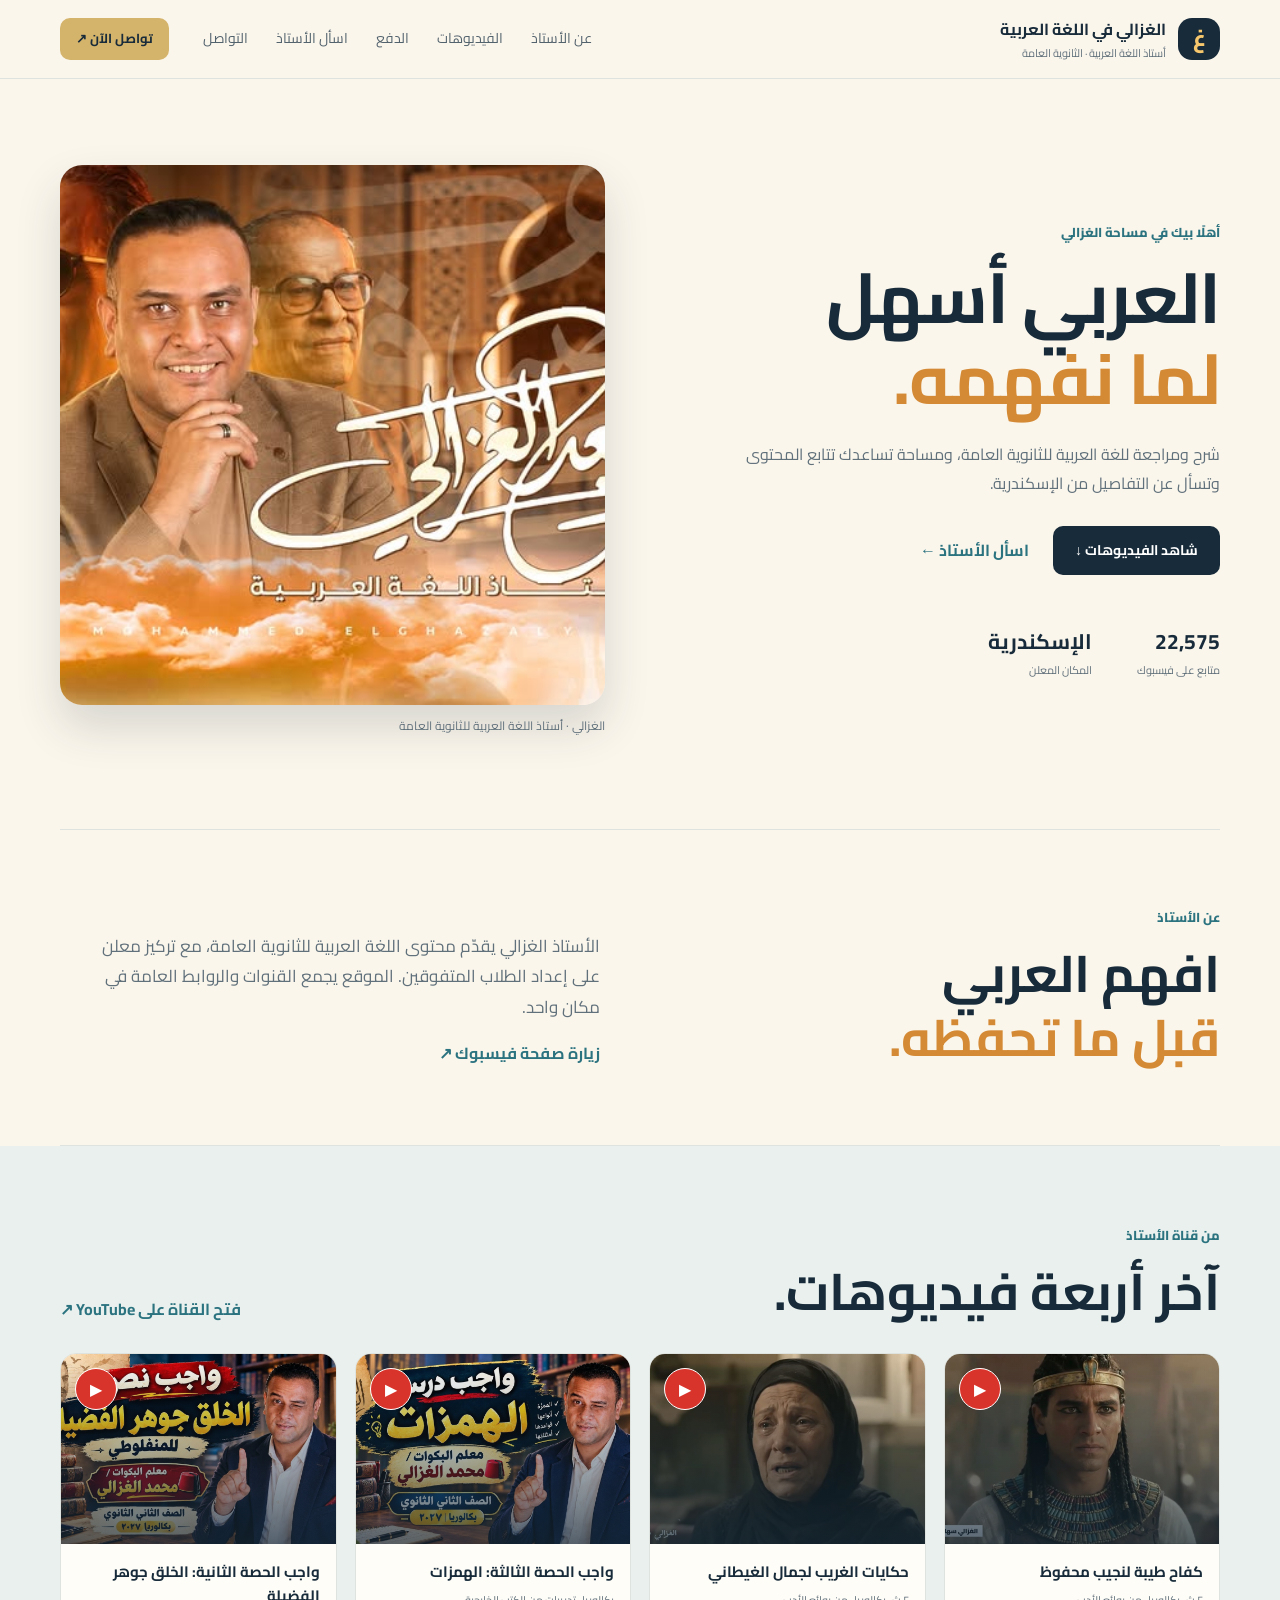
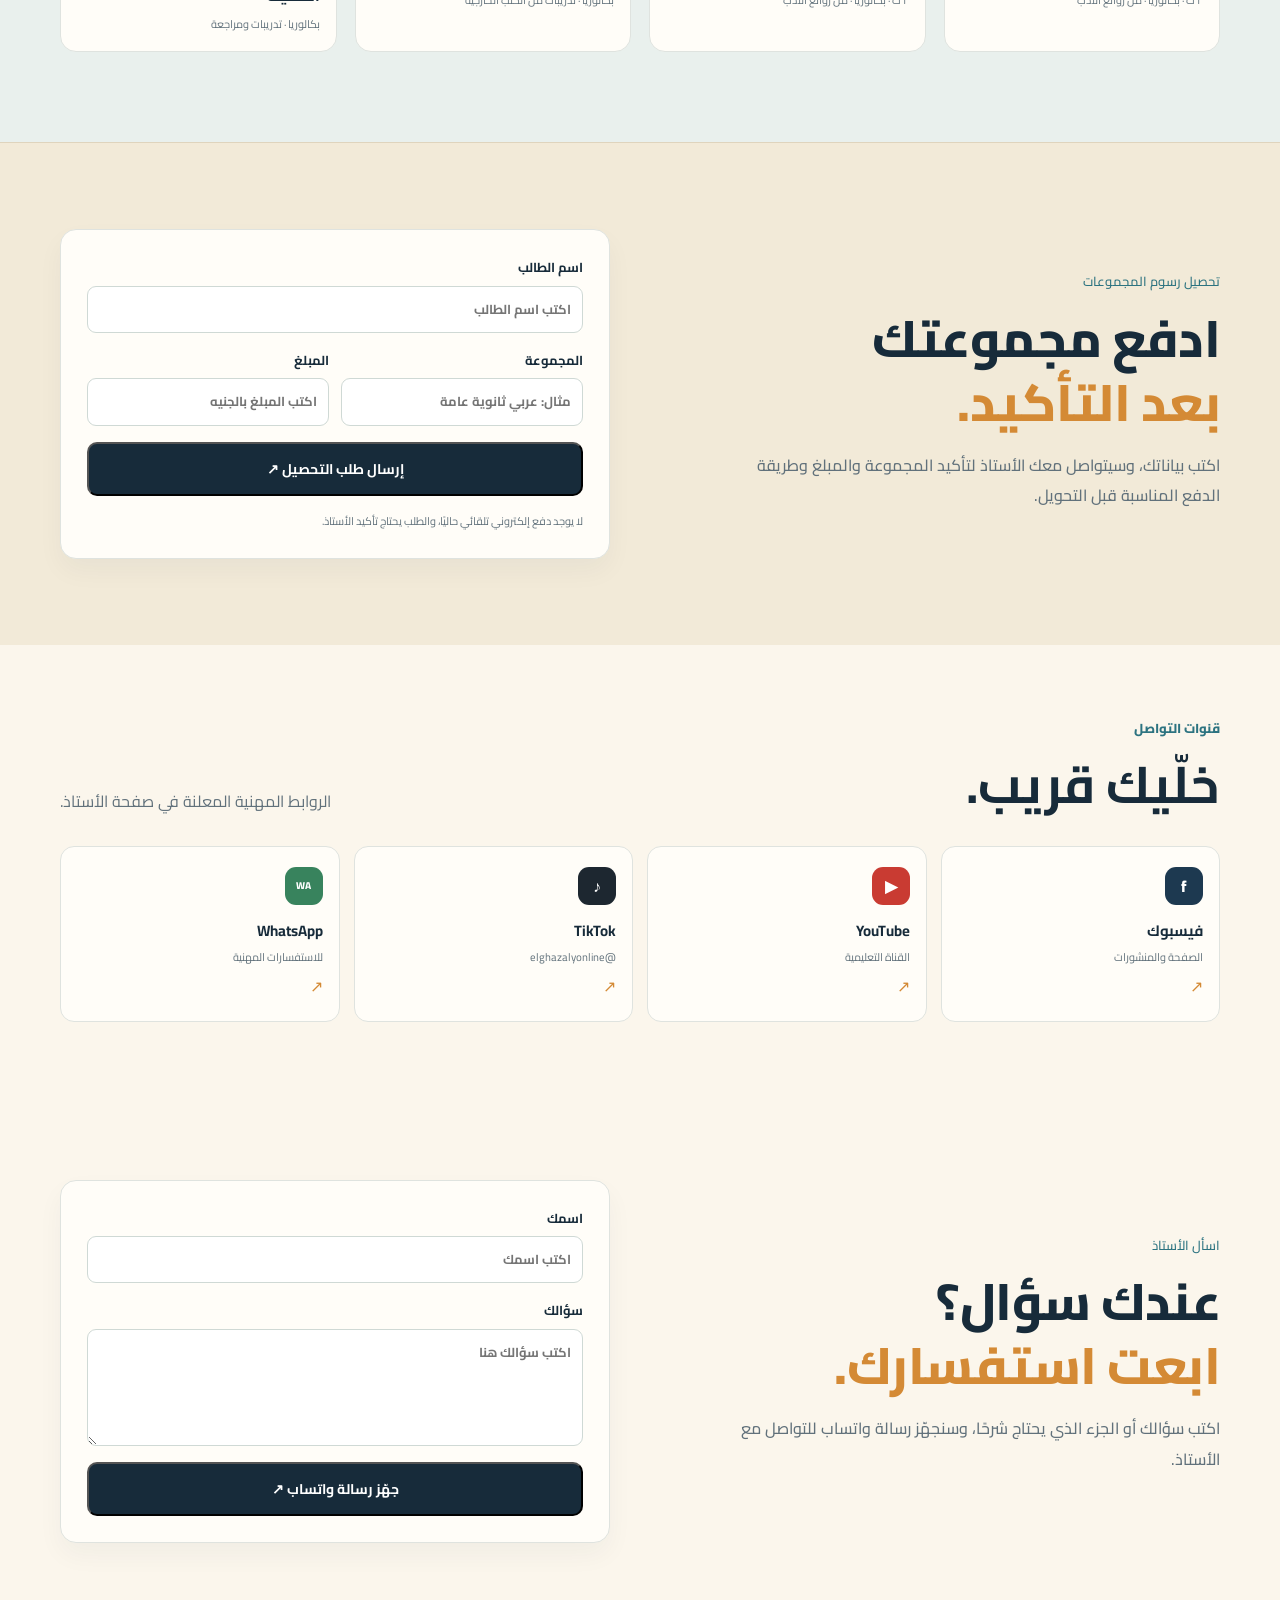
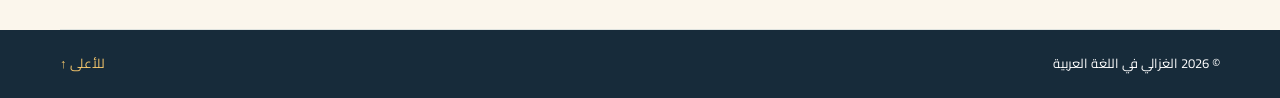
<file: index.html>
<!doctype html><html lang="ar" dir="rtl"><head><meta charset="utf-8"><meta name="viewport" content="width=device-width,initial-scale=1"><meta name="theme-color" content="#172b3a"><meta name="description" content="الغزالي في اللغة العربية، أستاذ اللغة العربية للثانوية العامة بالإسكندرية."><title>الغزالي في اللغة العربية | الثانوية العامة</title><link rel="icon" href="assets/favicon.svg" type="image/svg+xml"><link rel="stylesheet" href="styles.css"></head><body><header class="site-header"><div class="wrap nav"><a class="brand" href="#home"><span class="mark">غ</span><span><b>الغزالي في اللغة العربية</b><small>أستاذ اللغة العربية · الثانوية العامة</small></span></a><nav><a href="#about">عن الأستاذ</a><a href="#content">الفيديوهات</a><a href="#payment">الدفع</a><a href="#ask">اسأل الأستاذ</a><a href="#contact">التواصل</a></nav><a class="button small" href="#contact">تواصل الآن ↗</a></div></header><main><section class="hero wrap" id="home"><div class="hero-copy"><p class="eyebrow">أهلًا بيك في مساحة الغزالي</p><h1>العربي أسهل<br><em>لما نفهمه.</em></h1><p>شرح ومراجعة للغة العربية للثانوية العامة، ومساحة تساعدك تتابع المحتوى وتسأل عن التفاصيل من الإسكندرية.</p><div class="actions"><a class="button" href="#content">شاهد الفيديوهات ↓</a><a class="text-link" href="#ask">اسأل الأستاذ ←</a></div><div class="facts"><span><b>22,575</b><small>متابع على فيسبوك</small></span><span><b>الإسكندرية</b><small>المكان المعلن</small></span></div></div><figure class="hero-image"><img src="assets/teacher-cover.jpg" alt="الصورة العامة للأستاذ الغزالي من صفحة فيسبوك" width="960" height="540" fetchpriority="high"><figcaption>الغزالي · أستاذ اللغة العربية للثانوية العامة</figcaption></figure></section><section class="about wrap" id="about"><div><p class="eyebrow">عن الأستاذ</p><h2>افهم العربي<br><em>قبل ما تحفظه.</em></h2></div><div><p>الأستاذ الغزالي يقدّم محتوى اللغة العربية للثانوية العامة، مع تركيز معلن على إعداد الطلاب المتفوقين. الموقع يجمع القنوات والروابط العامة في مكان واحد.</p><a class="text-link" href="https://www.facebook.com/elghazalyonline" target="_blank" rel="noopener">زيارة صفحة فيسبوك ↗</a></div></section><section class="videos" id="content"><div class="wrap"><div class="section-head"><div><p class="eyebrow">من قناة الأستاذ</p><h2>آخر أربعة فيديوهات.</h2></div><a class="text-link" href="https://youtube.com/@elghazalyonline" target="_blank" rel="noopener">فتح القناة على YouTube ↗</a></div><div class="youtube-grid"><a class="youtube-card" href="https://www.youtube.com/watch?v=G-qOps8ftq0" target="_blank" rel="noopener"><div class="youtube-thumb"><img src="assets/youtube-1.jpg" alt="كفاح طيبة لنجيب محفوظ" loading="lazy"><span>▶</span></div><div class="youtube-copy"><b>كفاح طيبة لنجيب محفوظ</b><small>٢ ث · بكالوريا · من روائع الأدب</small></div></a><a class="youtube-card" href="https://www.youtube.com/watch?v=TTgVZBwmWX4" target="_blank" rel="noopener"><div class="youtube-thumb"><img src="assets/youtube-2.jpg" alt="حكايات الغريب لجمال الغيطاني" loading="lazy"><span>▶</span></div><div class="youtube-copy"><b>حكايات الغريب لجمال الغيطاني</b><small>٢ ث · بكالوريا · من روائع الأدب</small></div></a><a class="youtube-card" href="https://www.youtube.com/watch?v=734DW3IlzUg" target="_blank" rel="noopener"><div class="youtube-thumb"><img src="assets/youtube-3.jpg" alt="واجب الحصة الثالثة الهمزات" loading="lazy"><span>▶</span></div><div class="youtube-copy"><b>واجب الحصة الثالثة: الهمزات</b><small>بكالوريا · تدريبات من الكتب الخارجية</small></div></a><a class="youtube-card" href="https://www.youtube.com/watch?v=NtFEqK9ZBHk" target="_blank" rel="noopener"><div class="youtube-thumb"><img src="assets/youtube-4.jpg" alt="واجب الحصة الثانية الخلق جوهر الفضيلة" loading="lazy"><span>▶</span></div><div class="youtube-copy"><b>واجب الحصة الثانية: الخلق جوهر الفضيلة</b><small>بكالوريا · تدريبات ومراجعة</small></div></a></div></div></section><section class="forms payment wrap" id="payment"><div class="form-copy"><p class="eyebrow">تحصيل رسوم المجموعات</p><h2>ادفع مجموعتك<br><em>بعد التأكيد.</em></h2><p>اكتب بياناتك، وسيتواصل معك الأستاذ لتأكيد المجموعة والمبلغ وطريقة الدفع المناسبة قبل التحويل.</p></div><form class="paper-form" onsubmit="return openWhatsApp(event,'payment')"><label>اسم الطالب<input name="name" required placeholder="اكتب اسم الطالب"></label><div class="form-row"><label>المجموعة<input name="group" required placeholder="مثال: عربي ثانوية عامة"></label><label>المبلغ<input name="amount" inputmode="numeric" required placeholder="اكتب المبلغ بالجنيه"></label></div><button class="button" type="submit">إرسال طلب التحصيل ↗</button><small class="form-note">لا يوجد دفع إلكتروني تلقائي حاليًا، والطلب يحتاج تأكيد الأستاذ.</small></form></section><section class="forms wrap" id="ask"><div class="form-copy"><p class="eyebrow">اسأل الأستاذ</p><h2>عندك سؤال؟<br><em>ابعت استفسارك.</em></h2><p>اكتب سؤالك أو الجزء الذي يحتاج شرحًا، وسنجهّز رسالة واتساب للتواصل مع الأستاذ.</p></div><form class="paper-form" onsubmit="return openWhatsApp(event,'ask')"><label>اسمك<input name="name" required placeholder="اكتب اسمك"></label><label>سؤالك<textarea name="message" required rows="4" placeholder="اكتب سؤالك هنا"></textarea></label><button class="button" type="submit">جهّز رسالة واتساب ↗</button></form></section><section class="contact wrap" id="contact"><div class="section-head"><div><p class="eyebrow">قنوات التواصل</p><h2>خلّيك قريب.</h2></div><p>الروابط المهنية المعلنة في صفحة الأستاذ.</p></div><div class="contact-grid"><a href="https://www.facebook.com/elghazalyonline" target="_blank" rel="noopener"><span class="icon facebook">f</span><b>فيسبوك</b><small>الصفحة والمنشورات</small><span>↗</span></a><a href="https://youtube.com/@elghazalyonline" target="_blank" rel="noopener"><span class="icon youtube">▶</span><b>YouTube</b><small>القناة التعليمية</small><span>↗</span></a><a href="https://www.tiktok.com/@elghazalyonline" target="_blank" rel="noopener"><span class="icon tiktok">♪</span><b>TikTok</b><small>@elghazalyonline</small><span>↗</span></a><a href="https://wa.me/201228862963" target="_blank" rel="noopener"><span class="icon whatsapp">WA</span><b>WhatsApp</b><small>للاستفسارات المهنية</small><span>↗</span></a></div></section></main><footer><div class="wrap"><span>© 2026 الغزالي في اللغة العربية</span><a href="#home">للأعلى ↑</a></div></footer><script>function openWhatsApp(e,type){e.preventDefault();const f=new FormData(e.target),name=f.get('name');const text=type==='payment'?`طلب تحصيل رسوم مجموعة%0Aالطالب: ${name}%0Aالمجموعة: ${f.get('group')}%0Aالمبلغ: ${f.get('amount')} جنيه`:`استفسار للمدرس%0Aالاسم: ${name}%0Aالسؤال: ${f.get('message')}`;window.open('https://wa.me/201228862963?text='+encodeURIComponent(text),'_blank','noopener');return false}</script></body></html>
</file>
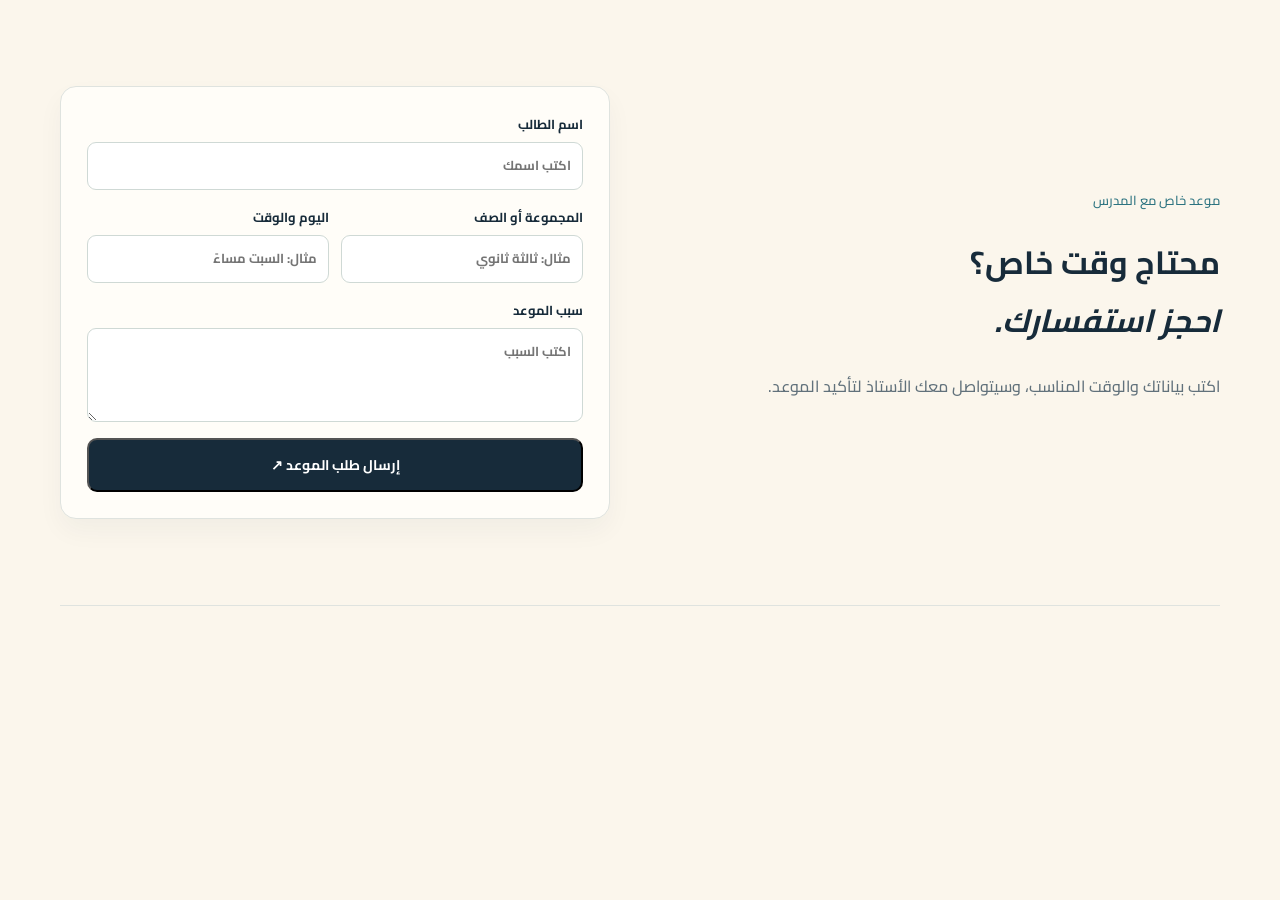
<file: appointment.html>
<!doctype html><html lang="ar" dir="rtl"><head><meta charset="utf-8"><meta name="viewport" content="width=device-width,initial-scale=1"><title>موعد خاص مع المدرس</title><link rel="stylesheet" href="styles.css"></head><body><main class="forms wrap appointment"><div class="form-copy"><p class="eyebrow">موعد خاص مع المدرس</p><h1>محتاج وقت خاص؟<br><em>احجز استفسارك.</em></h1><p>اكتب بياناتك والوقت المناسب، وسيتواصل معك الأستاذ لتأكيد الموعد.</p></div><form class="paper-form" onsubmit="event.preventDefault();const f=new FormData(this);window.open('https://wa.me/201228862963?text='+encodeURIComponent('طلب موعد خاص\nالاسم: '+f.get('name')+'\nالمجموعة: '+f.get('group')+'\nالوقت: '+f.get('slot')+'\nالسبب: '+f.get('reason')),'_blank')"><label>اسم الطالب<input name="name" required placeholder="اكتب اسمك"></label><div class="form-row"><label>المجموعة أو الصف<input name="group" required placeholder="مثال: ثالثة ثانوي"></label><label>اليوم والوقت<input name="slot" required placeholder="مثال: السبت مساءً"></label></div><label>سبب الموعد<textarea name="reason" rows="3" placeholder="اكتب السبب"></textarea></label><button class="button" type="submit">إرسال طلب الموعد ↗</button></form></main></body></html>
</file>
<file: styles.css>
@import url('https://fonts.googleapis.com/css2?family=Cairo:wght@400;500;600;700;800&display=swap');:root{--ink:#172b3a;--muted:#61717b;--cream:#fbf6ec;--paper:#fffdf8;--gold:#d48a35;--teal:#2c7380;--line:#dfe3df;--max:1160px}*{box-sizing:border-box}html{scroll-behavior:smooth}body{margin:0;background:var(--cream);color:var(--ink);font-family:Cairo,Arial,sans-serif;line-height:1.8}a{color:inherit;text-decoration:none}.wrap{width:min(var(--max),calc(100% - 40px));margin:auto}.site-header{position:sticky;top:0;z-index:10;background:rgba(251,246,236,.95);border-bottom:1px solid var(--line);backdrop-filter:blur(12px)}.nav{min-height:78px;display:flex;align-items:center;gap:34px}.brand{display:flex;align-items:center;gap:12px;margin-left:auto}.brand b,.brand small{display:block}.brand small{font-size:11px;color:var(--muted)}.mark{width:42px;height:42px;display:grid;place-items:center;border-radius:14px;background:var(--ink);color:#f6c76c;font-size:22px;font-weight:800}.nav nav{display:flex;gap:28px;font-size:14px;color:#53636d}.button{display:inline-flex;align-items:center;justify-content:center;background:var(--ink);color:#fff;padding:12px 22px;border-radius:10px;font-weight:700;font-size:14px}.button.small{padding:9px 16px;background:#d4b36b;color:var(--ink);font-size:13px}.hero{display:grid;grid-template-columns:1fr 1fr;gap:70px;align-items:center;padding:86px 0 92px}.hero-copy{order:1}.hero-image{order:2;margin:0}.hero-image img{width:100%;display:block;aspect-ratio:16/10;object-fit:cover;border-radius:22px;box-shadow:0 22px 45px rgba(23,43,58,.16)}figcaption{font-size:12px;color:var(--muted);margin-top:10px}.eyebrow{color:var(--teal);font-size:13px;font-weight:800;margin:0 0 12px}.hero h1{font-size:clamp(42px,5.5vw,74px);line-height:1.16;margin:0 0 20px;letter-spacing:-1px}.hero h1 em,.about em{font-style:normal;color:var(--gold)}.hero-copy>p:not(.eyebrow){color:var(--muted);max-width:520px;font-size:16px}.actions{display:flex;align-items:center;gap:24px;margin-top:28px}.text-link{font-weight:700;color:var(--teal)}.facts{display:flex;gap:45px;margin-top:48px}.facts b,.facts small{display:block}.facts b{font-size:21px}.facts small{font-size:11px;color:var(--muted)}.about{display:grid;grid-template-columns:1fr 1fr;gap:80px;padding:76px 0;border-top:1px solid var(--line);border-bottom:1px solid var(--line)}h2{font-size:clamp(32px,4vw,52px);line-height:1.25;margin:0}.about p:not(.eyebrow){color:var(--muted);font-size:17px;max-width:500px;margin-top:25px}.videos{background:#e9f0ed;padding:78px 0 90px}.section-head{display:flex;justify-content:space-between;align-items:end;gap:24px;margin-bottom:30px}.section-head>p{color:var(--muted);margin:0}.video-grid{display:grid;grid-template-columns:repeat(4,1fr);gap:18px}.video-card{background:var(--paper);border:1px solid #d7e1dc;border-radius:16px;overflow:hidden;transition:transform .2s,box-shadow .2s}.video-card:hover{transform:translateY(-4px);box-shadow:0 15px 28px rgba(23,43,58,.12)}.video-placeholder{height:170px;background:linear-gradient(135deg,#174252,#4e8a8c);color:white;padding:22px;display:flex;flex-direction:column;justify-content:space-between}.video-placeholder.warm{background:linear-gradient(135deg,#a95630,#e6ae58)}.video-placeholder.blue{background:linear-gradient(135deg,#1f4d6d,#4e91a6)}.video-placeholder.dark{background:linear-gradient(135deg,#182934,#344e5b)}.video-placeholder span{width:38px;height:38px;border:1px solid rgba(255,255,255,.8);border-radius:50%;display:grid;place-items:center}.video-placeholder b{font-size:17px}.video-card h3,.video-card p{padding:0 18px}.video-card h3{font-size:16px;margin:16px 0 5px}.video-card p{font-size:12px;color:var(--muted);margin:0 0 20px}.contact{padding:86px 0}.contact-grid{display:grid;grid-template-columns:repeat(5,1fr);gap:14px}.contact-grid a{background:var(--paper);border:1px solid var(--line);border-radius:14px;padding:20px 16px;min-height:155px;display:flex;flex-direction:column;gap:4px}.contact-grid a>span:last-child{margin-top:auto;color:var(--gold)}.contact-grid b{font-size:15px}.contact-grid small{color:var(--muted);font-size:11px}.icon{width:38px;height:38px;border-radius:11px;display:grid!important;place-items:center;color:#fff!important;font-weight:800!important;margin-bottom:8px}.facebook{background:#1d3950}.youtube{background:#c93b32}.tiktok{background:#1d2730}.whatsapp{background:#38835d;font-size:10px}.mail{background:#cc8b3a}footer{background:var(--ink);color:#fff;padding:22px 0;font-size:13px}footer .wrap{display:flex;justify-content:space-between}footer a{color:#f6c76c}@media(max-width:900px){.nav nav{display:none}.hero{grid-template-columns:1fr;gap:35px;padding:55px 0}.hero-copy{order:2}.hero-image{order:1}.about{grid-template-columns:1fr;gap:10px}.video-grid{grid-template-columns:repeat(2,1fr)}.contact-grid{grid-template-columns:repeat(3,1fr)}}@media(max-width:560px){.wrap{width:min(100% - 28px,var(--max))}.nav{min-height:68px}.button.small{display:none}.hero h1{font-size:43px}.facts{gap:20px}.section-head{align-items:start;flex-direction:column}.video-grid,.contact-grid{grid-template-columns:1fr 1fr}.contact-grid a{min-height:135px;padding:14px 12px}footer .wrap{font-size:11px}}
.reel-image{height:210px;position:relative;background:#172b3a;overflow:hidden}.reel-image img{width:100%;height:100%;object-fit:cover;display:block}.reel-image:after{content:"";position:absolute;inset:0;background:linear-gradient(180deg,#172b3a08,#172b3ab8)}.reel-image span{position:absolute;z-index:1;top:16px;left:16px;width:42px;height:42px;border:1px solid #fff;border-radius:50%;display:grid;place-items:center;color:#fff;background:#172b3a99}
.forms{display:grid;grid-template-columns:1fr 1fr;gap:60px;align-items:center;padding:86px 0;border-bottom:1px solid var(--line)}.forms.payment{background:#f2ead8;max-width:none;padding-left:max(20px,calc((100% - var(--max))/2));padding-right:max(20px,calc((100% - var(--max))/2))}.form-copy p:not(.eyebrow){color:var(--muted);max-width:500px}.paper-form{background:var(--paper);border:1px solid var(--line);border-radius:16px;padding:26px;display:grid;gap:16px;box-shadow:0 12px 26px #172b3a0b}.paper-form label{display:grid;gap:6px;font-size:13px;font-weight:700}.paper-form input,.paper-form textarea{font:inherit;border:1px solid #cfd9d5;border-radius:9px;background:#fff;padding:11px;color:var(--ink)}.paper-form textarea{resize:vertical}.form-row{display:grid;grid-template-columns:1fr 1fr;gap:12px}.form-note{color:var(--muted);font-size:11px}@media(max-width:700px){.forms{grid-template-columns:1fr;gap:25px;padding:62px 0}.forms.payment{padding-left:14px;padding-right:14px}.form-row{grid-template-columns:1fr}}
.site-header+main{display:flex;flex-direction:column}.site-header+main>.hero{order:1}.site-header+main>.about{order:2}.site-header+main>.videos{order:3}.site-header+main>#contact{order:4}.site-header+main>#ask{order:5}.site-header+main>#payment{order:6}.site-header+main>.hero,.site-header+main>.about,.site-header+main>.videos,.site-header+main>.forms,.site-header+main>.contact{scroll-margin-top:90px}.site-header+main>.contact{padding-top:72px;padding-bottom:72px}.site-header+main>.forms+ .forms{margin-top:0}.site-header+main>#payment{border-top:1px solid #dfd4bd;border-bottom:0}.site-header+main>#payment .form-copy{padding-top:8px}.site-header+main>#ask{background:#f4f7f3}.site-header+main>#contact{background:var(--cream)}
.site-header+main>.forms{width:min(var(--max),calc(100% - 40px));max-width:var(--max);margin-left:auto;margin-right:auto;min-height:430px}.site-header+main>.forms.payment{background:transparent;padding:86px 0;max-width:var(--max)}.site-header+main>.forms .form-copy{align-self:center}.site-header+main>.forms .paper-form{width:100%;max-width:560px;justify-self:end}.site-header+main>.forms.payment .paper-form{justify-self:end}@media(max-width:700px){.site-header+main>.forms,.site-header+main>.forms.payment{width:min(100% - 28px,var(--max));padding:62px 0;min-height:0}.site-header+main>.forms .paper-form{justify-self:stretch}}
.site-header+main{display:flex;flex-direction:row;flex-wrap:wrap;align-items:stretch}.site-header+main>.hero,.site-header+main>.about,.site-header+main>.videos,.site-header+main>.contact{width:100%}.site-header+main>.forms{width:calc(50% - 20px);margin-left:10px;margin-right:10px}.site-header+main>.forms.payment{width:calc(50% - 20px);margin-left:10px;margin-right:10px}.site-header+main>.forms .paper-form{justify-self:stretch;max-width:none}.site-header+main>.hero{order:1}.site-header+main>.about{order:2}.site-header+main>.videos{order:3}.site-header+main>#contact{order:4}.site-header+main>#ask{order:5}.site-header+main>#payment{order:6}@media(max-width:700px){.site-header+main>.forms,.site-header+main>.forms.payment{width:100%;margin-left:0;margin-right:0}}
.site-header+main{display:flex;flex-direction:column;flex-wrap:nowrap}.site-header+main>.hero,.site-header+main>.about,.site-header+main>.videos,.site-header+main>.contact,.site-header+main>.forms,.site-header+main>.forms.payment{width:100%;margin-left:0;margin-right:0}.site-header+main>.forms,.site-header+main>.forms.payment{max-width:var(--max);margin-left:auto;margin-right:auto}.site-header+main>.forms.payment{background:#f2ead8;max-width:none;padding-left:max(20px,calc((100% - var(--max))/2));padding-right:max(20px,calc((100% - var(--max))/2))}.site-header+main>.forms .paper-form{max-width:560px;justify-self:end}.site-header+main>.hero{order:1}.site-header+main>.about{order:2}.site-header+main>.videos{order:3}.site-header+main>#contact{order:4}.site-header+main>#ask{order:5}.site-header+main>#payment{order:6}@media(max-width:700px){.site-header+main>.forms.payment{padding-left:14px;padding-right:14px}}
.site-header+main>#payment{order:4}.site-header+main>#ask{order:5}.site-header+main>#contact{order:6}
.site-header+main{display:flex!important;flex-direction:column!important;flex-wrap:nowrap!important}.site-header+main>#videos{order:3!important}.site-header+main>#payment{order:4!important}.site-header+main>#ask{order:5!important}.site-header+main>#contact{order:6!important}.site-header+main>footer{order:7!important}
.site-header+main>#payment{order:4!important}.site-header+main>#contact{order:5!important}.site-header+main>#ask{order:6!important}
body{overflow-x:hidden}.site-header+main{width:100%;overflow:hidden}.site-header+main>.forms,.site-header+main>.forms.payment{box-sizing:border-box}.nav{flex-wrap:nowrap}.hero-image img,.reel-image img{max-width:100%}@media(max-width:900px){.wrap{width:min(100% - 32px,var(--max))}.nav{gap:18px}.nav nav{gap:16px}.hero{gap:36px}.video-grid{grid-template-columns:repeat(2,minmax(0,1fr))}.contact-grid{grid-template-columns:repeat(3,minmax(0,1fr))}.forms{gap:28px}}@media(max-width:600px){.wrap{width:calc(100% - 28px)}.site-header{position:relative}.nav{min-height:70px;gap:10px}.brand{margin-left:auto;min-width:0}.brand b{font-size:14px;white-space:nowrap}.brand small{font-size:9px;white-space:nowrap}.mark{width:36px;height:36px;font-size:18px}.nav nav{display:none}.hero{padding:42px 0 52px;gap:24px}.hero-copy{order:2}.hero-image{order:1}.hero h1{font-size:clamp(36px,12vw,50px)}.hero-copy>p:not(.eyebrow){font-size:14px}.actions{gap:14px;flex-wrap:wrap}.facts{gap:20px;margin-top:30px}.about{padding:52px 0}.about p:not(.eyebrow){font-size:14px}.videos{padding:55px 0 62px}.video-grid{grid-template-columns:1fr;gap:16px}.reel-image{height:220px}.contact{padding:55px 0}.contact-grid{grid-template-columns:1fr 1fr;gap:10px}.contact-grid a{min-height:128px}.forms,.forms.payment,.site-header+main>.forms,.site-header+main>.forms.payment{width:100%;max-width:none;padding:52px 14px;min-height:0}.forms{grid-template-columns:1fr;gap:24px}.paper-form{padding:18px}.form-row{grid-template-columns:1fr}.form-copy h2{font-size:34px}.form-copy p:not(.eyebrow){font-size:14px}footer .wrap{width:calc(100% - 28px)}}
.site-header+main>.hero,.site-header+main>.about,.site-header+main>.contact{width:min(var(--max),calc(100% - 40px));margin-left:auto;margin-right:auto}.site-header+main>.videos{width:100%}@media(max-width:600px){.site-header+main>.hero,.site-header+main>.about,.site-header+main>.contact{width:calc(100% - 28px)}}
body,h1,h2,h3,p,a,button,input,textarea,select{font-family:Cairo,Arial,sans-serif}.forms h2 em{font-style:normal;color:var(--gold);font-weight:800}.forms h2{font-weight:800;letter-spacing:-.5px}.forms .form-copy p{font-weight:500;line-height:1.9}.paper-form label,.paper-form input,.paper-form textarea,.paper-form button{font-family:inherit}
.site-header+main>#ask{background:var(--cream)!important}
.site-header+main{display:flex!important;flex-direction:column!important;flex-wrap:nowrap!important}.site-header+main>.hero,.site-header+main>.about,.site-header+main>.contact{width:min(var(--max),calc(100% - 40px));margin-left:auto;margin-right:auto}.site-header+main>#content{order:3!important}.site-header+main>#payment{order:4!important}.site-header+main>#ask{order:5!important}.site-header+main>#contact{order:6!important}.site-header+main>#ask{background:var(--cream)!important}@media(max-width:600px){.site-header+main>.hero,.site-header+main>.about,.site-header+main>.contact{width:calc(100% - 28px)}}
.youtube-grid{display:grid;grid-template-columns:repeat(4,minmax(0,1fr));gap:18px}.youtube-card{display:block;background:var(--paper);border:1px solid var(--line);border-radius:16px;overflow:hidden;transition:transform .2s,box-shadow .2s}.youtube-card:hover{transform:translateY(-4px);box-shadow:0 16px 28px #172b3a1c}.youtube-thumb{height:190px;position:relative;background:#172b3a;overflow:hidden}.youtube-thumb img{width:100%;height:100%;object-fit:cover;display:block}.youtube-thumb:after{content:"";position:absolute;inset:0;background:linear-gradient(180deg,#172b3a00,#172b3ab5)}.youtube-thumb span{position:absolute;z-index:1;top:14px;left:14px;width:42px;height:42px;border-radius:50%;display:grid;place-items:center;color:#fff;background:#d9342b;border:1px solid #fff}.youtube-copy{padding:16px}.youtube-copy b,.youtube-copy small{display:block}.youtube-copy b{font-size:15px;line-height:1.6}.youtube-copy small{color:var(--muted);font-size:11px;margin-top:7px}@media(max-width:900px){.youtube-grid{grid-template-columns:repeat(2,minmax(0,1fr))}}@media(max-width:600px){.youtube-grid{grid-template-columns:1fr}.youtube-thumb{height:210px}}
.contact-grid{grid-template-columns:repeat(4,minmax(0,1fr))}@media(max-width:900px){.contact-grid{grid-template-columns:repeat(2,minmax(0,1fr))}}@media(max-width:600px){.contact-grid{grid-template-columns:1fr 1fr}}
.site-header+main>#payment{order:4!important}.site-header+main>#contact{order:5!important}.site-header+main>#ask{order:6!important}
</file>
